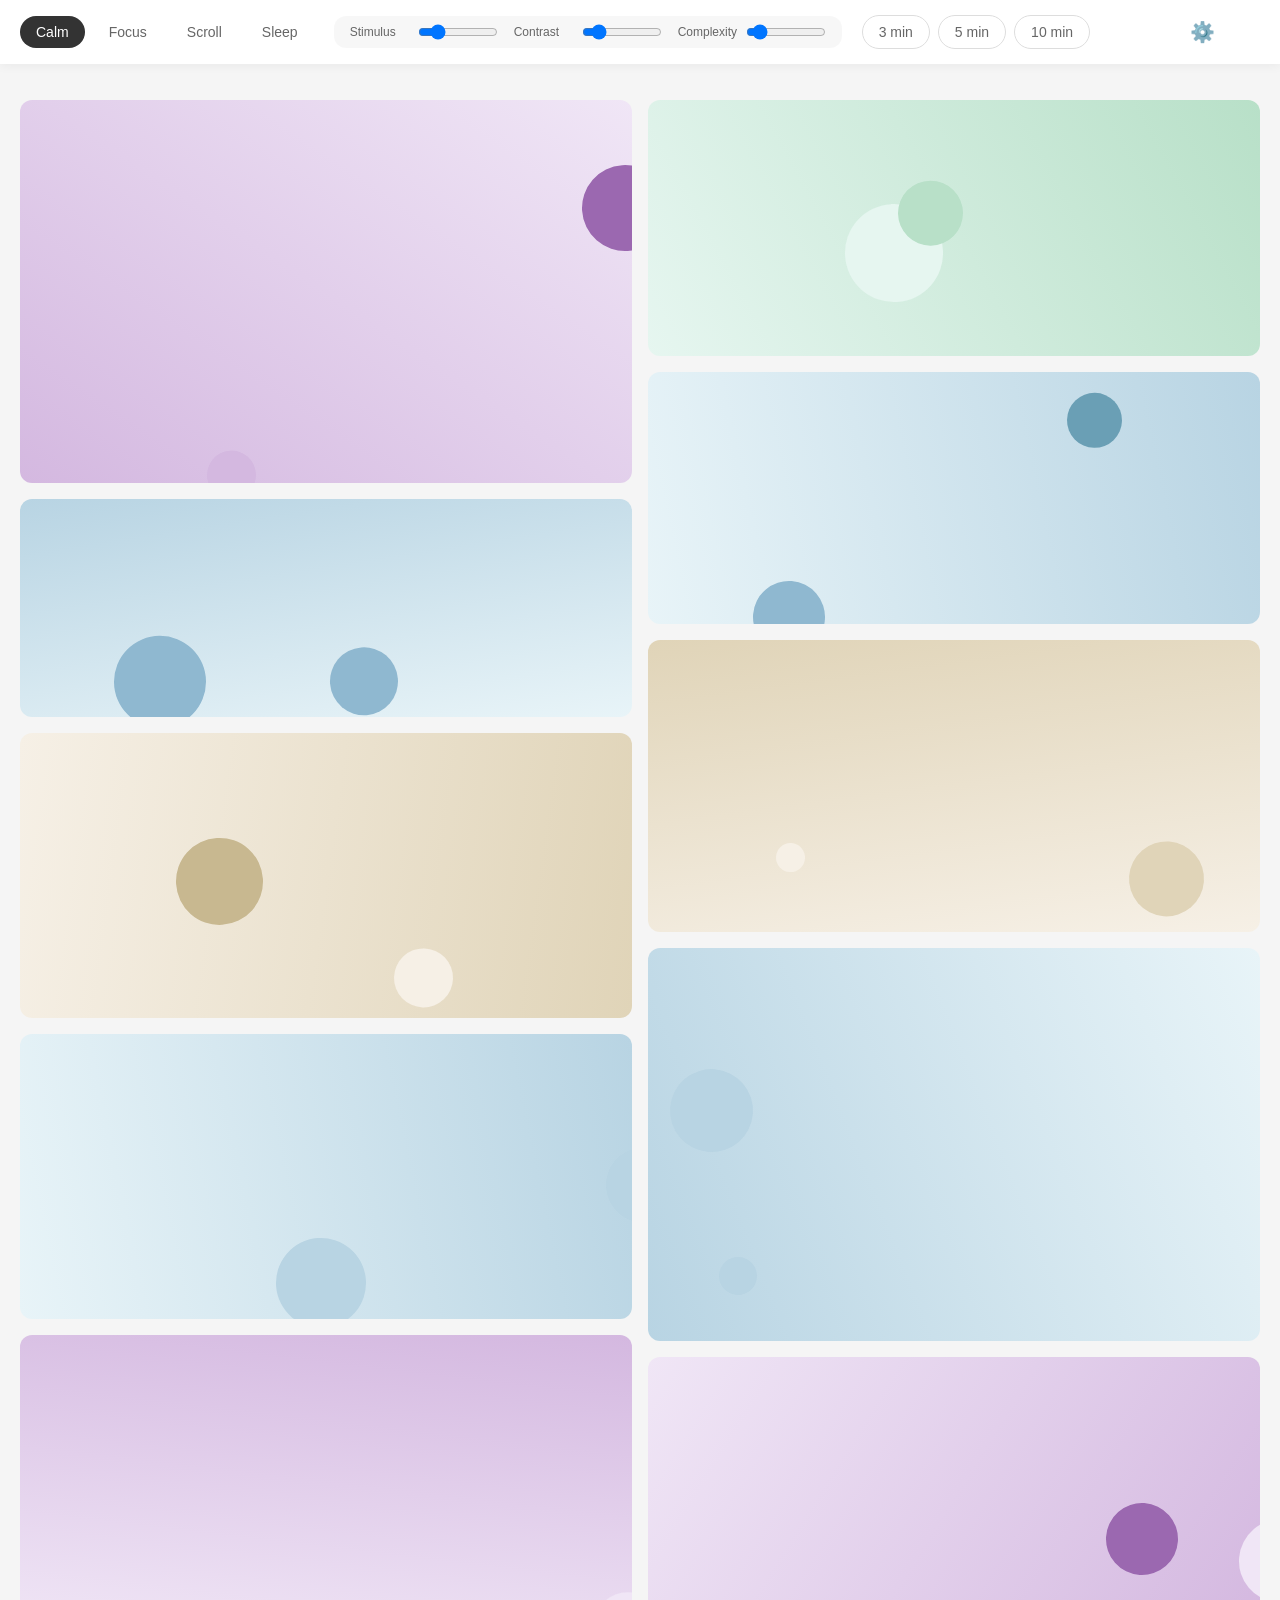
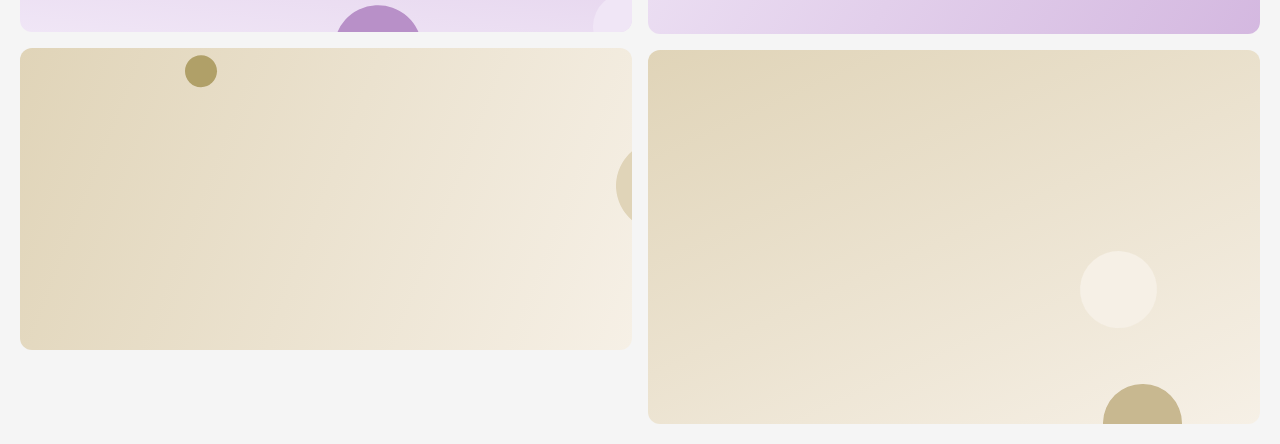
<file: LowStim Flow/index.html>
<!DOCTYPE html>
<html lang="zh-CN">
<head>
    <meta charset="UTF-8">
    <meta name="viewport" content="width=device-width, initial-scale=1.0">
    <title>LowStim Flow</title>
    <link rel="stylesheet" href="style.css">
</head>
<body>
    <div id="app">
        <div id="top-bar">
            <div id="mode-switch">
                <button class="mode-btn active" data-mode="calm">Calm</button>
                <button class="mode-btn" data-mode="focus">Focus</button>
                <button class="mode-btn" data-mode="scroll">Scroll</button>
                <button class="mode-btn" data-mode="sleep">Sleep</button>
            </div>
            
            <div id="stimulus-control">
                <div class="control-group">
                    <label>Stimulus</label>
                    <input type="range" id="stimulus-slider" min="0" max="100" value="30">
                </div>
                <div class="control-group">
                    <label>Contrast</label>
                    <input type="range" id="contrast-slider" min="0" max="100" value="20">
                </div>
                <div class="control-group">
                    <label>Complexity</label>
                    <input type="range" id="complexity-slider" min="0" max="100" value="10">
                </div>
            </div>
            
            <div id="session-control">
                <button class="session-btn" data-duration="180">3 min</button>
                <button class="session-btn" data-duration="300">5 min</button>
                <button class="session-btn" data-duration="600">10 min</button>
                <span id="session-timer"></span>
            </div>
            
            <button id="settings-btn">⚙️</button>
        </div>
        
        <div id="main-flow"></div>
        
        <div id="settings-modal" class="modal hidden">
            <div class="modal-content">
                <h2>Settings</h2>
                <div class="setting-item">
                    <label>Default Mode</label>
                    <select id="default-mode">
                        <option value="calm">Calm</option>
                        <option value="focus">Focus</option>
                        <option value="scroll">Scroll</option>
                        <option value="sleep">Sleep</option>
                    </select>
                </div>
                <div class="setting-item">
                    <label>Default Duration</label>
                    <select id="default-duration">
                        <option value="180">3 min</option>
                        <option value="300">5 min</option>
                        <option value="600">10 min</option>
                    </select>
                </div>
                <div class="setting-item">
                    <label>Animation (Low Performance)</label>
                    <input type="checkbox" id="low-performance">
                </div>
                <button id="close-settings">Close</button>
            </div>
        </div>
    </div>
    
    <script type="module" src="script/main.js"></script>
</body>
</html>
</file>
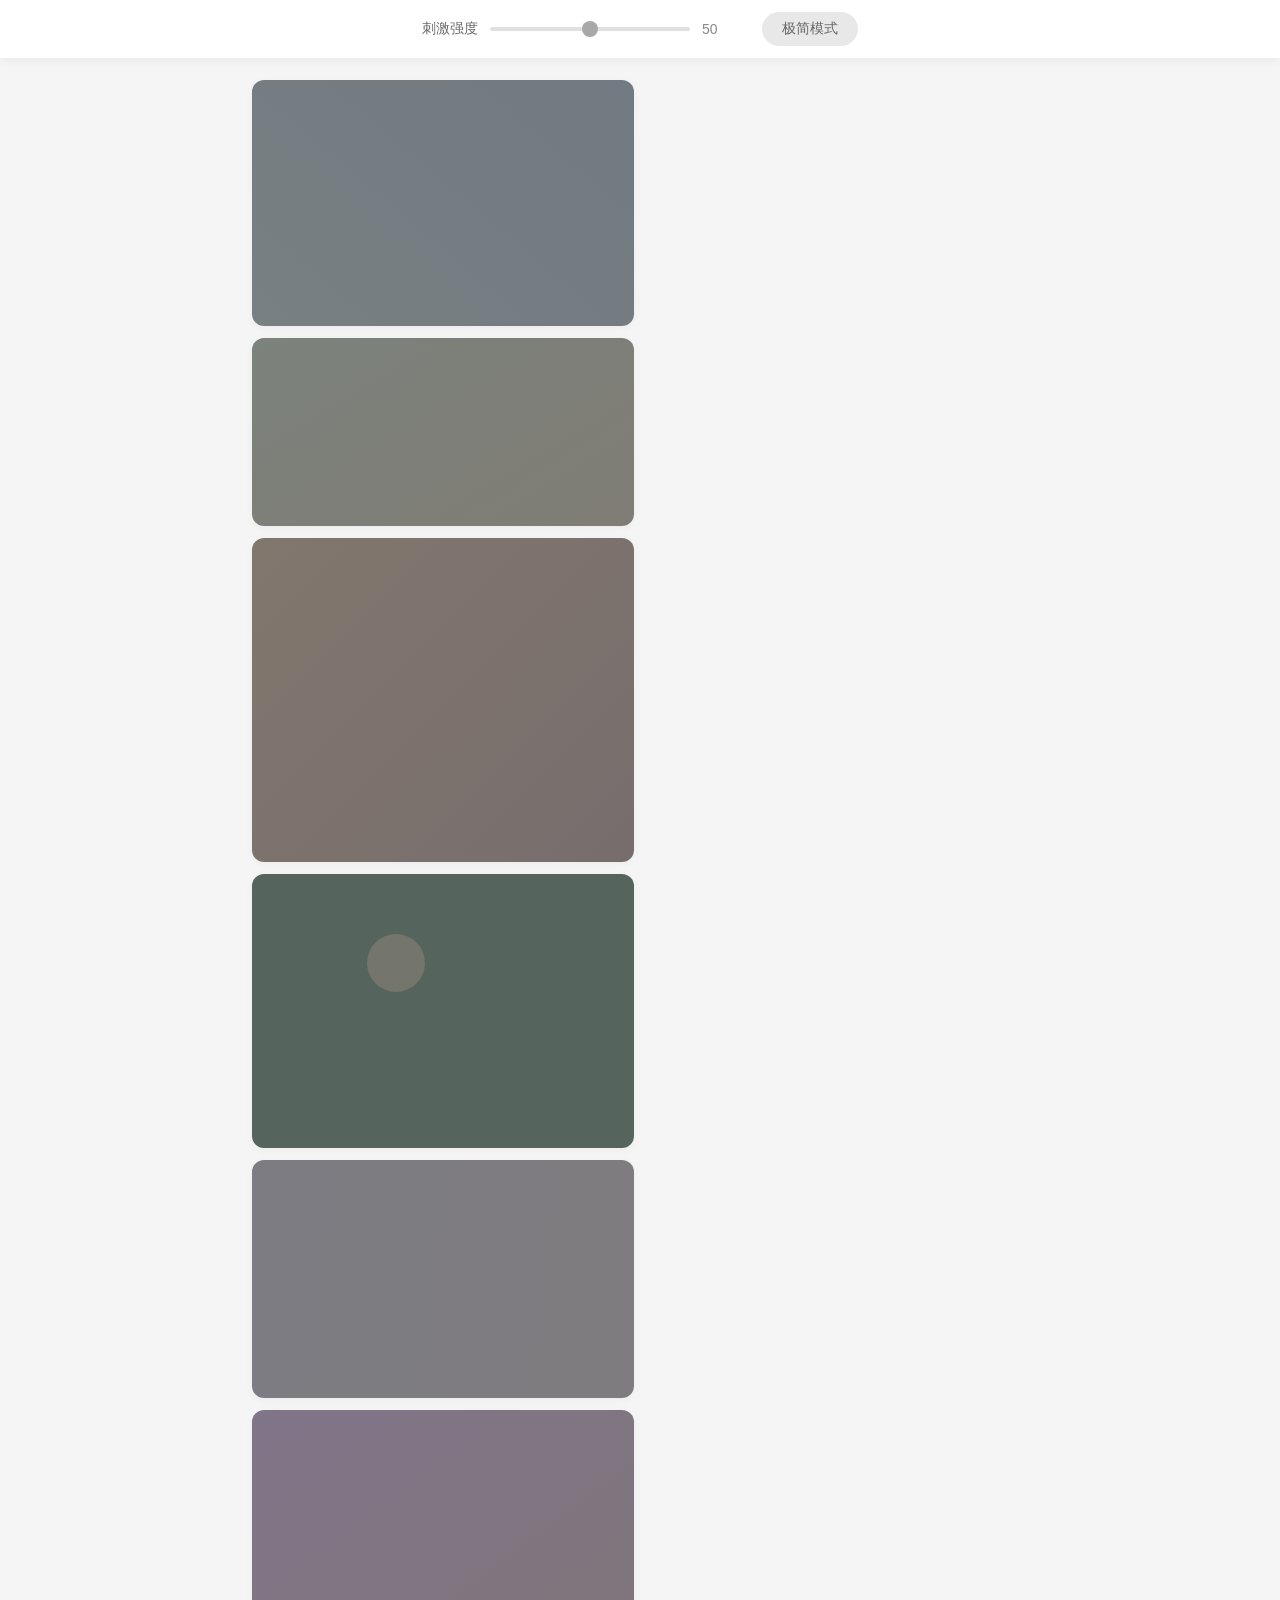
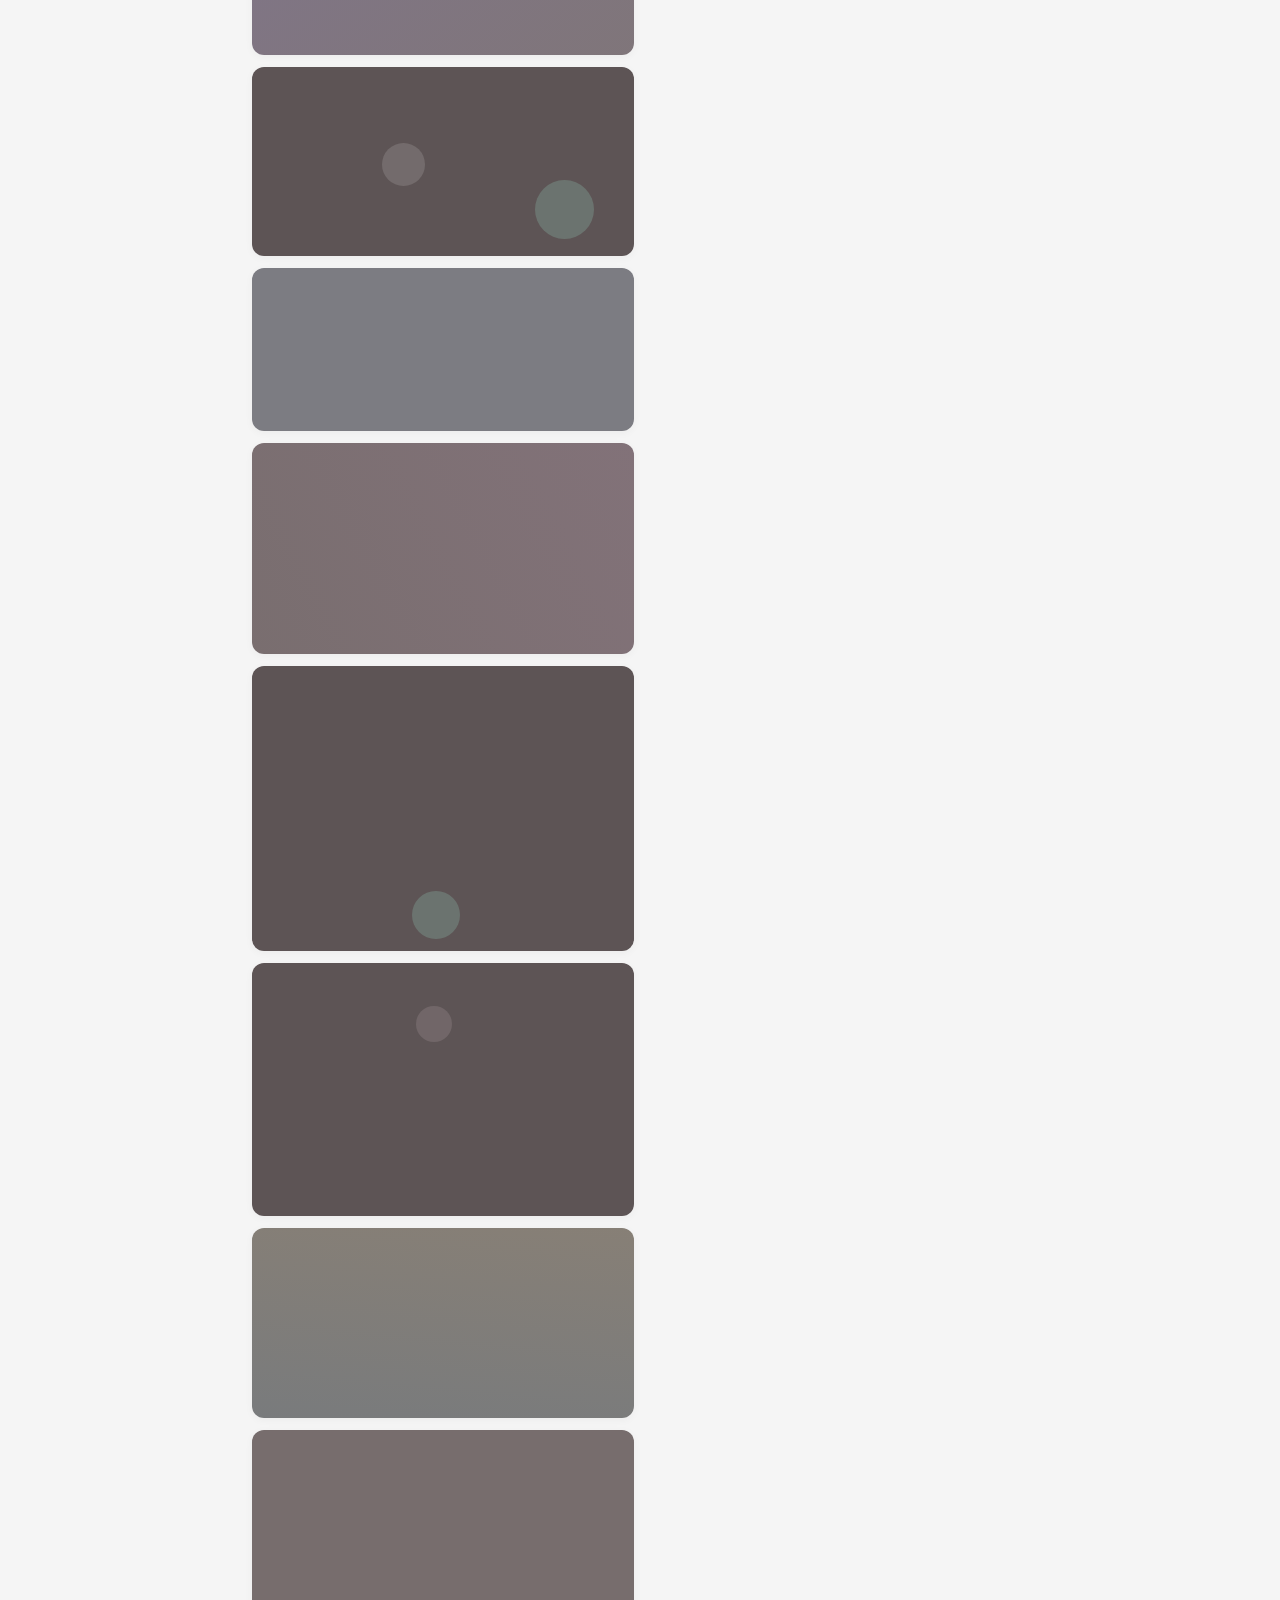
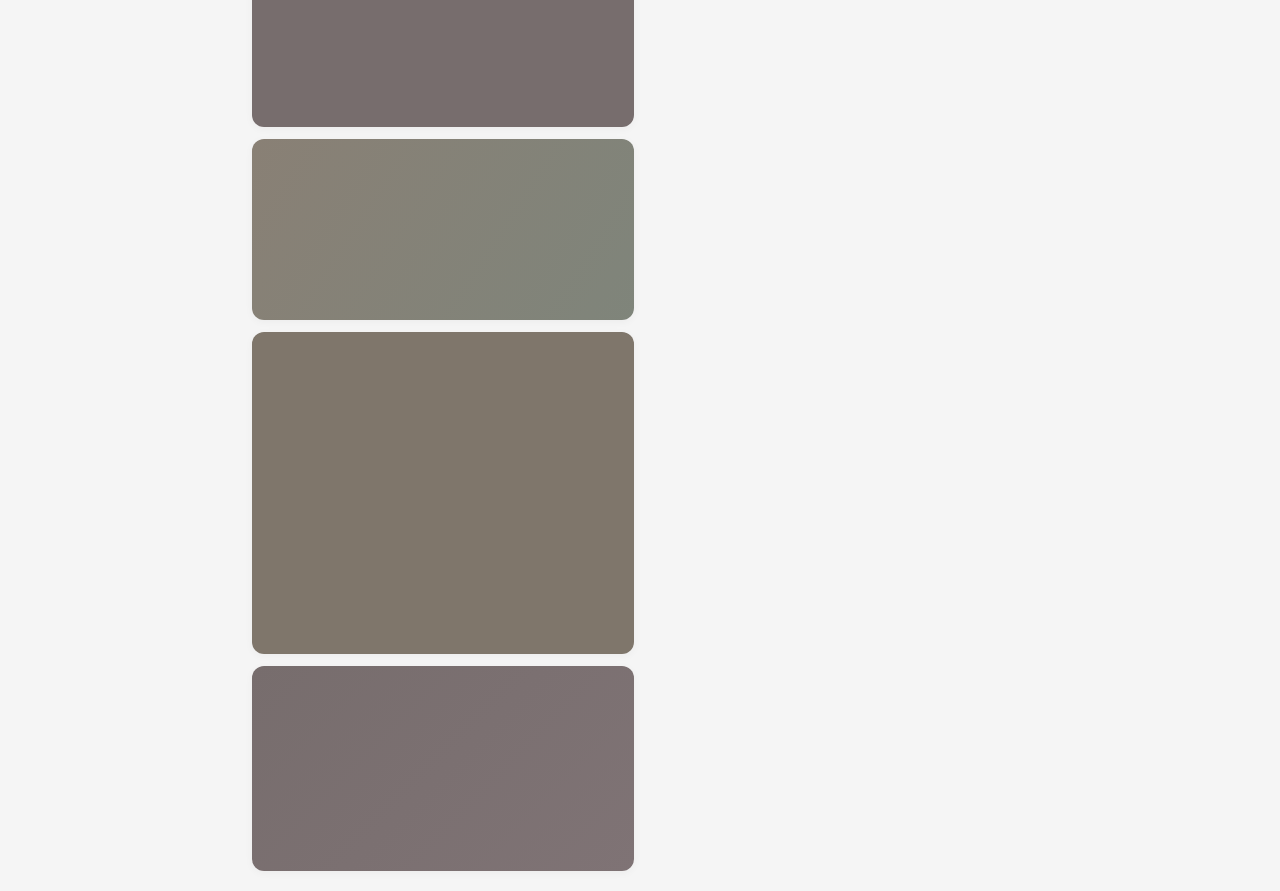
<file: Demo/Web/小红书/index.html>
<!DOCTYPE html>
<html lang="zh-CN">
<head>
    <meta charset="UTF-8">
    <meta name="viewport" content="width=device-width, initial-scale=1.0">
    <title>低认知负担视觉扫描</title>
    <link rel="stylesheet" href="style.css">
</head>
<body>
    <div class="control-panel">
        <div class="control-item">
            <label for="stimulus-slider">刺激强度</label>
            <input type="range" id="stimulus-slider" min="0" max="100" value="50">
            <span id="stimulus-value">50</span>
        </div>
        <button id="minimal-mode" class="minimal-btn">极简模式</button>
    </div>

    <div class="container">
        <div class="column" id="column-left"></div>
        <div class="column" id="column-right"></div>
    </div>

    <div class="loading" id="loading">
        <div class="loading-spinner"></div>
    </div>

    <script src="script.js"></script>
</body>
</html>
</file>
<file: LowStim Flow/style.css>
* {
    margin: 0;
    padding: 0;
    box-sizing: border-box;
}

body {
    font-family: -apple-system, BlinkMacSystemFont, 'Segoe UI', Roboto, Oxygen, Ubuntu, sans-serif;
    background: #f5f5f5;
    overflow-x: hidden;
    transition: background-color 0.5s ease-in-out;
}

body.dark-mode {
    background: #1a1a1a;
}

#app {
    min-height: 100vh;
    display: flex;
    flex-direction: column;
}

#top-bar {
    position: fixed;
    top: 0;
    left: 0;
    right: 0;
    background: rgba(255, 255, 255, 0.95);
    backdrop-filter: blur(10px);
    padding: 12px 20px;
    display: flex;
    align-items: center;
    gap: 20px;
    z-index: 1000;
    box-shadow: 0 2px 10px rgba(0, 0, 0, 0.05);
    transition: all 0.3s ease-in-out;
}

body.dark-mode #top-bar {
    background: rgba(30, 30, 30, 0.95);
    color: #fff;
}

#mode-switch {
    display: flex;
    gap: 8px;
}

.mode-btn {
    padding: 8px 16px;
    border: none;
    background: transparent;
    border-radius: 20px;
    cursor: pointer;
    font-size: 14px;
    transition: all 0.3s ease-in-out;
    color: #666;
}

.mode-btn:hover {
    background: rgba(0, 0, 0, 0.05);
}

.mode-btn.active {
    background: #333;
    color: #fff;
}

body.dark-mode .mode-btn {
    color: #aaa;
}

body.dark-mode .mode-btn:hover {
    background: rgba(255, 255, 255, 0.1);
}

body.dark-mode .mode-btn.active {
    background: #fff;
    color: #333;
}

#stimulus-control {
    display: flex;
    gap: 16px;
    padding: 8px 16px;
    background: rgba(0, 0, 0, 0.03);
    border-radius: 12px;
}

body.dark-mode #stimulus-control {
    background: rgba(255, 255, 255, 0.05);
}

.control-group {
    display: flex;
    align-items: center;
    gap: 8px;
}

.control-group label {
    font-size: 12px;
    color: #666;
    min-width: 60px;
}

body.dark-mode .control-group label {
    color: #aaa;
}

.control-group input[type="range"] {
    width: 80px;
    cursor: pointer;
}

#session-control {
    display: flex;
    align-items: center;
    gap: 8px;
}

.session-btn {
    padding: 8px 16px;
    border: 1px solid #ddd;
    background: transparent;
    border-radius: 20px;
    cursor: pointer;
    font-size: 14px;
    transition: all 0.3s ease-in-out;
    color: #666;
}

.session-btn:hover {
    background: rgba(0, 0, 0, 0.05);
}

.session-btn.active {
    background: #333;
    color: #fff;
    border-color: #333;
}

body.dark-mode .session-btn {
    border-color: #444;
    color: #aaa;
}

body.dark-mode .session-btn:hover {
    background: rgba(255, 255, 255, 0.1);
}

body.dark-mode .session-btn.active {
    background: #fff;
    color: #333;
    border-color: #fff;
}

#session-timer {
    font-size: 14px;
    color: #666;
    min-width: 60px;
    text-align: center;
}

body.dark-mode #session-timer {
    color: #aaa;
}

#settings-btn {
    padding: 8px 12px;
    border: none;
    background: transparent;
    cursor: pointer;
    font-size: 20px;
    transition: all 0.3s ease-in-out;
    border-radius: 8px;
}

#settings-btn:hover {
    background: rgba(0, 0, 0, 0.05);
}

body.dark-mode #settings-btn:hover {
    background: rgba(255, 255, 255, 0.1);
}

#main-flow {
    margin-top: 80px;
    padding: 20px;
    column-count: 2;
    column-gap: 16px;
    min-height: calc(100vh - 80px);
}

.card {
    break-inside: avoid;
    margin-bottom: 16px;
    border-radius: 12px;
    overflow: hidden;
    position: relative;
    min-height: 150px;
    max-height: 400px;
    transition: transform 0.3s ease-in-out;
}

.card:hover {
    transform: scale(1.02);
}

.card-content {
    width: 100%;
    height: 100%;
    position: relative;
}

.card-shape {
    position: absolute;
    border-radius: 50%;
    transition: all 0.5s ease-in-out;
}

.modal {
    position: fixed;
    top: 0;
    left: 0;
    right: 0;
    bottom: 0;
    background: rgba(0, 0, 0, 0.5);
    display: flex;
    align-items: center;
    justify-content: center;
    z-index: 2000;
    opacity: 1;
    transition: opacity 0.3s ease-in-out;
}

.modal.hidden {
    opacity: 0;
    pointer-events: none;
}

.modal-content {
    background: #fff;
    padding: 32px;
    border-radius: 16px;
    min-width: 320px;
    max-width: 500px;
    box-shadow: 0 10px 40px rgba(0, 0, 0, 0.2);
}

body.dark-mode .modal-content {
    background: #2a2a2a;
    color: #fff;
}

.modal-content h2 {
    margin-bottom: 24px;
    font-size: 24px;
}

.setting-item {
    margin-bottom: 20px;
    display: flex;
    justify-content: space-between;
    align-items: center;
}

.setting-item label {
    font-size: 14px;
    color: #666;
}

body.dark-mode .setting-item label {
    color: #aaa;
}

.setting-item select,
.setting-item input[type="checkbox"] {
    cursor: pointer;
}

#close-settings {
    width: 100%;
    padding: 12px;
    border: none;
    background: #333;
    color: #fff;
    border-radius: 8px;
    cursor: pointer;
    font-size: 14px;
    transition: all 0.3s ease-in-out;
    margin-top: 16px;
}

#close-settings:hover {
    background: #555;
}

body.dark-mode #close-settings {
    background: #fff;
    color: #333;
}

body.dark-mode #close-settings:hover {
    background: #e0e0e0;
}

@keyframes float {
    0%, 100% {
        transform: translateY(0) rotate(0deg);
    }
    50% {
        transform: translateY(-20px) rotate(5deg);
    }
}

@keyframes pulse {
    0%, 100% {
        transform: scale(1);
        opacity: 0.8;
    }
    50% {
        transform: scale(1.1);
        opacity: 1;
    }
}

@keyframes morph {
    0%, 100% {
        border-radius: 50%;
    }
    50% {
        border-radius: 30% 70% 70% 30% / 30% 30% 70% 70%;
    }
}

@keyframes drift {
    0%, 100% {
        transform: translate(0, 0);
    }
    25% {
        transform: translate(10px, -10px);
    }
    50% {
        transform: translate(-5px, 15px);
    }
    75% {
        transform: translate(-15px, -5px);
    }
}

@media (max-width: 768px) {
    #top-bar {
        flex-wrap: wrap;
        padding: 12px;
    }
    
    #stimulus-control {
        order: 3;
        width: 100%;
        justify-content: center;
    }
    
    #main-flow {
        column-count: 1;
        padding: 12px;
    }
}
</file>
<file: Demo/Web/小红书/style.css>
* {
    margin: 0;
    padding: 0;
    box-sizing: border-box;
}

body {
    background-color: #f5f5f5;
    font-family: -apple-system, BlinkMacSystemFont, 'Segoe UI', Roboto, sans-serif;
    min-height: 100vh;
    overflow-x: hidden;
}

.control-panel {
    position: fixed;
    top: 0;
    left: 0;
    right: 0;
    background: rgba(255, 255, 255, 0.95);
    backdrop-filter: blur(10px);
    padding: 12px 20px;
    display: flex;
    align-items: center;
    justify-content: center;
    gap: 30px;
    z-index: 1000;
    box-shadow: 0 2px 10px rgba(0, 0, 0, 0.05);
}

.control-item {
    display: flex;
    align-items: center;
    gap: 12px;
}

.control-item label {
    font-size: 14px;
    color: #666;
}

.control-item input[type="range"] {
    width: 200px;
    height: 4px;
    -webkit-appearance: none;
    background: #e0e0e0;
    border-radius: 2px;
    outline: none;
}

.control-item input[type="range"]::-webkit-slider-thumb {
    -webkit-appearance: none;
    width: 16px;
    height: 16px;
    background: #a8a8a8;
    border-radius: 50%;
    cursor: pointer;
    transition: background 0.3s ease;
}

.control-item input[type="range"]::-webkit-slider-thumb:hover {
    background: #888;
}

.control-item span {
    font-size: 14px;
    color: #888;
    min-width: 30px;
}

.minimal-btn {
    padding: 8px 20px;
    background: #e8e8e8;
    border: none;
    border-radius: 20px;
    font-size: 14px;
    color: #666;
    cursor: pointer;
    transition: all 0.3s ease;
}

.minimal-btn:hover {
    background: #d8d8d8;
}

.minimal-btn.active {
    background: #c8c8c8;
    color: #444;
}

.container {
    max-width: 800px;
    margin: 0 auto;
    padding: 80px 12px 20px;
    display: flex;
    gap: 12px;
}

.column {
    flex: 1;
    display: flex;
    flex-direction: column;
    gap: 12px;
}

.card {
    border-radius: 12px;
    overflow: hidden;
    background: #fff;
    box-shadow: 0 2px 8px rgba(0, 0, 0, 0.04);
    position: relative;
}

.card-inner {
    width: 100%;
    height: 100%;
    position: relative;
    overflow: hidden;
}

.card-canvas {
    width: 100%;
    height: 100%;
    display: block;
}

.card-gradient {
    width: 100%;
    height: 100%;
    position: absolute;
    top: 0;
    left: 0;
}

.card-shapes {
    position: absolute;
    top: 0;
    left: 0;
    width: 100%;
    height: 100%;
    pointer-events: none;
}

.shape {
    position: absolute;
    border-radius: 50%;
    opacity: 0.6;
}

@keyframes breathe {
    0%, 100% {
        transform: scale(1);
        opacity: 0.6;
    }
    50% {
        transform: scale(1.1);
        opacity: 0.8;
    }
}

@keyframes drift {
    0%, 100% {
        transform: translate(0, 0);
    }
    25% {
        transform: translate(10px, -10px);
    }
    50% {
        transform: translate(-5px, 5px);
    }
    75% {
        transform: translate(-10px, -5px);
    }
}

@keyframes gradientShift {
    0%, 100% {
        background-position: 0% 50%;
    }
    50% {
        background-position: 100% 50%;
    }
}

.loading {
    position: fixed;
    bottom: 30px;
    left: 50%;
    transform: translateX(-50%);
    opacity: 0;
    transition: opacity 0.3s ease;
    pointer-events: none;
}

.loading.visible {
    opacity: 1;
}

.loading-spinner {
    width: 30px;
    height: 30px;
    border: 3px solid #e0e0e0;
    border-top-color: #a8a8a8;
    border-radius: 50%;
    animation: spin 1s linear infinite;
}

@keyframes spin {
    to {
        transform: rotate(360deg);
    }
}

@media (max-width: 600px) {
    .control-panel {
        flex-direction: column;
        gap: 15px;
        padding: 15px;
    }

    .control-item input[type="range"] {
        width: 150px;
    }

    .container {
        padding: 100px 8px 20px;
        gap: 8px;
    }

    .column {
        gap: 8px;
    }
}
</file>
